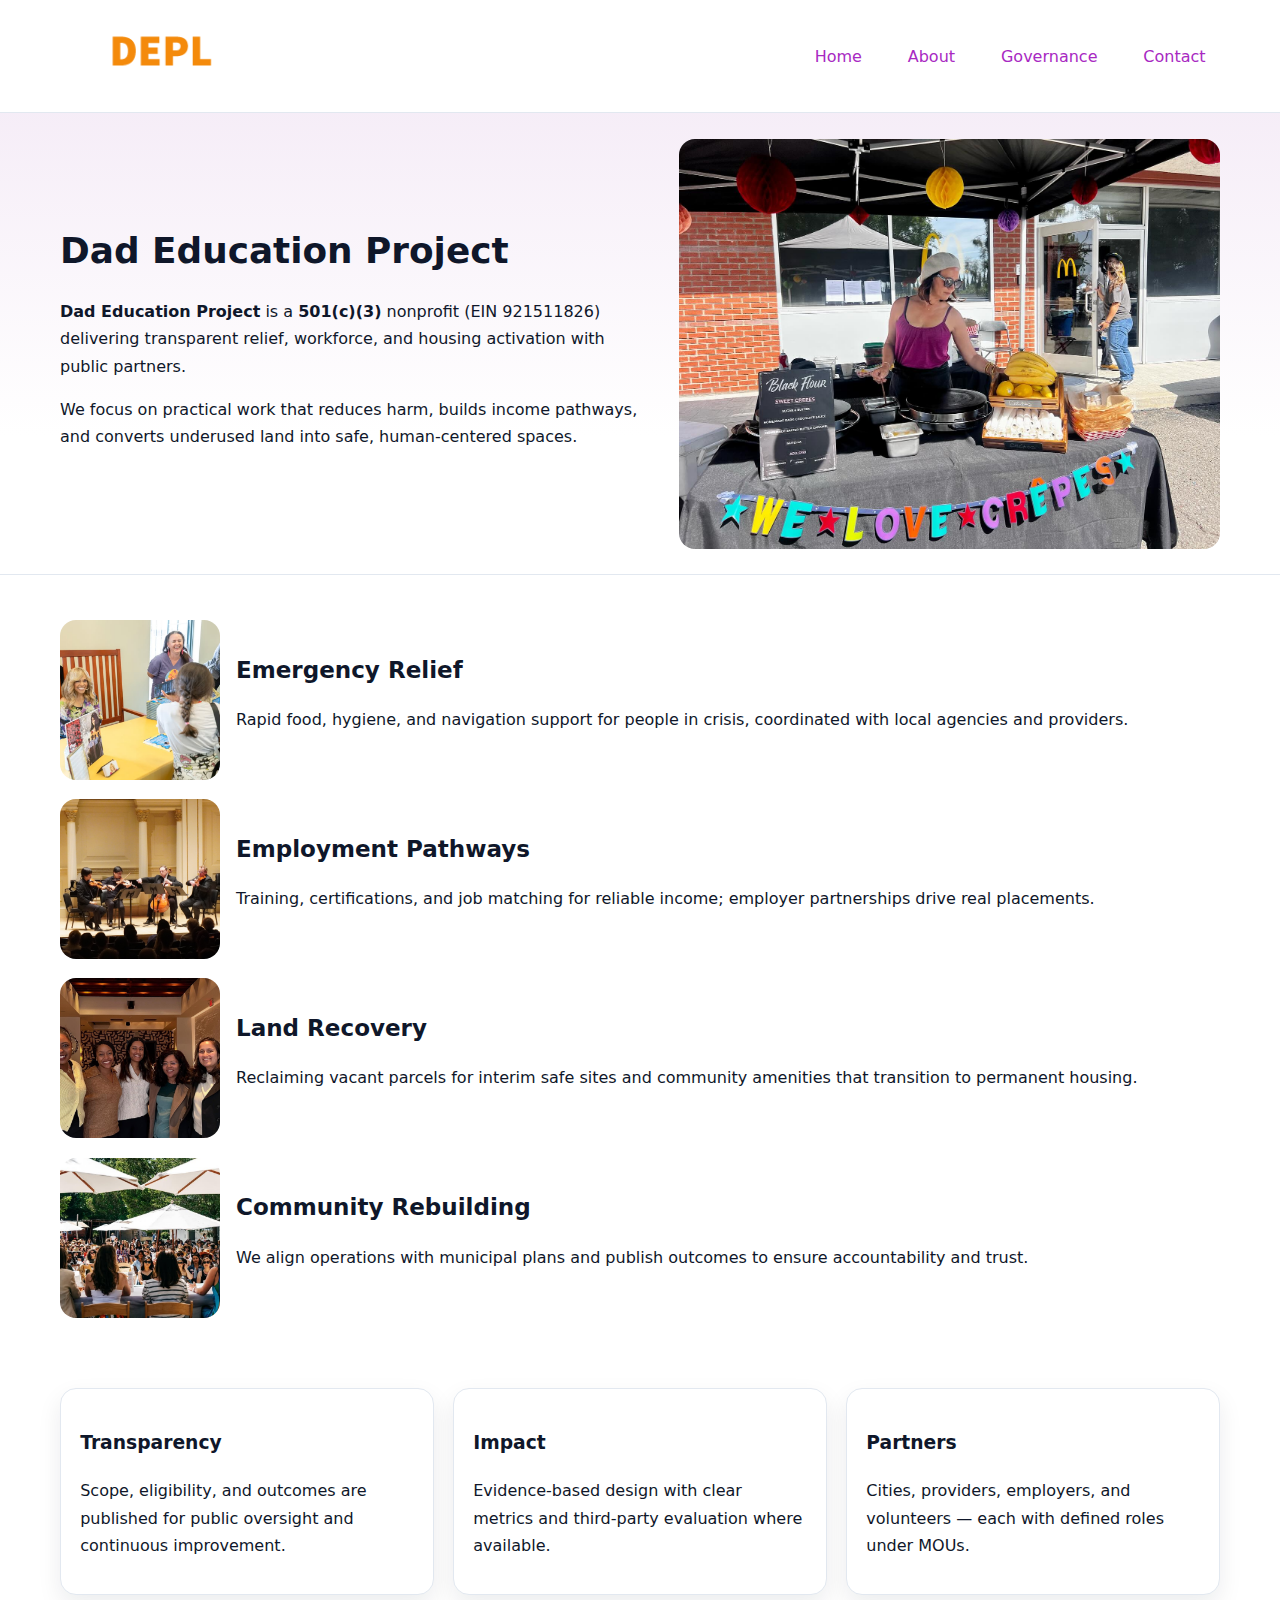
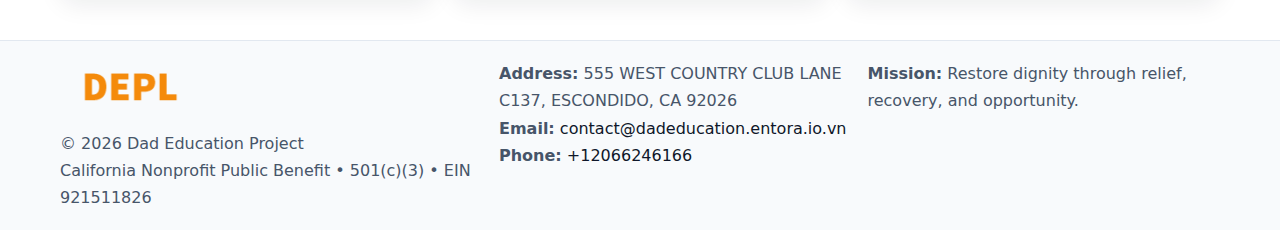
<file: index.html>
<!doctype html><html lang="en"><head>
<meta charset="utf-8"/><meta name="viewport" content="width=device-width,initial-scale=1"/>
<title>Dad Education Project – Nonprofit • 2025</title>
<link rel="stylesheet" href="assets/styles.css"/>
<link rel="icon" href="images/logo.png"/>
<meta name="data-ein" content="921511826"/>
<meta name="data-name" content="Dad Education Project"/>
<meta name="data-email" content="contact@dadeducation.entora.io.vn"/>
<meta name="data-phone" content="+15482621888"/>
<meta name="data-address" content="555 WEST COUNTRY CLUB LANE C137,
ESCONDIDO, CA 92026"/>
<meta name="data-map" content="555+WEST+COUNTRY+CLUB+LANE+C137,+ESCONDIDO,+CA+92026"/>
  <meta name="description" content="We are a 501(c)(3) organization advancing education access and enrichment through transparent programs, local partnerships, and measurable outcomes.">
<meta name="facebook-domain-verification" content="i1vra0wcjcc4ay27ifx57yd0qlqdh5" />
</head><body>
<div style="position:absolute;left:-9999px;top:-9999px;opacity:0" data-uniq="{{UNIQUE_BLOB}}">
  <span>We are a 501(c)(3) organization advancing education access and enrichment through transparent programs, local partnerships, and measurable outcomes.</span><svg width="12" height="12" viewBox="0 0 12 12" xmlns="http://www.w3.org/2000/svg"><circle cx="6" cy="6" r="5" fill="#047857"/></svg><img src="images/programs.jpg" width="1" height="1" alt="" loading="lazy"/>
</div>

<header><div class="ceb5c754909 c56e3751d91">
  <a href="index.html"><img src="images/logo.png" alt="Dad Education Project" style="width:150px"></a>
  <nav>
    <a class="active" href="index.html">Home</a>
    <a href="about.html">About</a>
    <a href="governance.html">Governance</a>
    <a href="contact.html">Contact</a>
  </nav>
</div></header>

<section class="c0fc5ec5dc5"><div class="ceb5c754909">
  <div>
    <h1>Dad Education Project</h1>
    <p><strong>Dad Education Project</strong> is a <strong>501(c)(3)</strong> nonprofit (EIN 921511826) delivering transparent relief, workforce, and housing activation with public partners.</p>
    <p>We focus on practical work that reduces harm, builds income pathways, and converts underused land into safe, human-centered spaces.</p>
  </div>
  <img src="images/hero.jpg" alt="Community action"/>
</div></section>

<main class="ceb5c754909">
  <section class="section">
    <div class="feature"><img src="images/relief.jpg" alt=""><div><h2>Emergency Relief</h2><p>Rapid food, hygiene, and navigation support for people in crisis, coordinated with local agencies and providers.</p></div></div>
    <div class="feature"><img src="images/jobs.jpg" alt=""><div><h2>Employment Pathways</h2><p>Training, certifications, and job matching for reliable income; employer partnerships drive real placements.</p></div></div>
    <div class="feature"><img src="images/land.jpg" alt=""><div><h2>Land Recovery</h2><p>Reclaiming vacant parcels for interim safe sites and community amenities that transition to permanent housing.</p></div></div>
    <div class="feature"><img src="images/community.jpg" alt=""><div><h2>Community Rebuilding</h2><p>We align operations with municipal plans and publish outcomes to ensure accountability and trust.</p></div></div>
  </section>

  <section class="section c56e7d26b70">
    <article class="c6f5bf55585"><h3>Transparency</h3><p>Scope, eligibility, and outcomes are published for public oversight and continuous improvement.</p></article>
    <article class="c6f5bf55585"><h3>Impact</h3><p>Evidence-based design with clear metrics and third-party evaluation where available.</p></article>
    <article class="c6f5bf55585"><h3>Partners</h3><p>Cities, providers, employers, and volunteers — each with defined roles under MOUs.</p></article>
  </section>
</main>

<footer>
  <div class="footer-wrap">
    <div class="footer-grid">
      <div class="footer-col">
        <img src="images/logo.png" alt="" style="width:140px;margin-bottom:.4rem">
        <div class="small">© <span id="year"></span> Dad Education Project</div>
        <div class="small">California Nonprofit Public Benefit • 501(c)(3) • EIN 921511826</div>
      </div>
      <div class="footer-col">
        <div class="small"><strong>Address:</strong> 555 WEST COUNTRY CLUB LANE C137,
ESCONDIDO, CA 92026</div>
        <div class="small"><strong>Email:</strong> <a href="mailto:contact@dadeducation.entora.io.vn">contact@dadeducation.entora.io.vn</a></div>
        <div class="small"><strong>Phone:</strong> <a href="tel:+12066246166">+12066246166</a></div>
      </div>
      <div class="footer-col">
        <div class="small"><strong>Mission:</strong> Restore dignity through relief, recovery, and opportunity.</div>
      </div>
    </div>
  </div>
</footer>

<script>
(function(){
 function m(n){const e=document.querySelector('meta[name="'+n+'"]');return e?e.content:'';}
 function h(s){let x=2166136261>>>0;for(let i=0;i<s.length;i++){x^=s.charCodeAt(i);x=(x*16777619)>>>0;}return x>>>0;}
 const k=(m('data-ein')||m('data-name')||'0').replace(/\s+/g,'');
 const key=h(k),H=key%360,S=55+(key%20),L=46;
 const r=document.documentElement;
 r.style.setProperty('--brand',`hsl(${H} ${S}% ${L}%)`);
 r.style.setProperty('--brand-ink',`hsl(${H} ${Math.min(95,S+10)}% ${Math.max(22,L-18)}%)`);
 r.style.setProperty('--soft',`hsl(${H} ${Math.max(40,S-25)}% 95%)`);
 const y=document.getElementById('year'); if(y) y.textContent=new Date().getFullYear();
})();
</script>
</body></html>
</file>
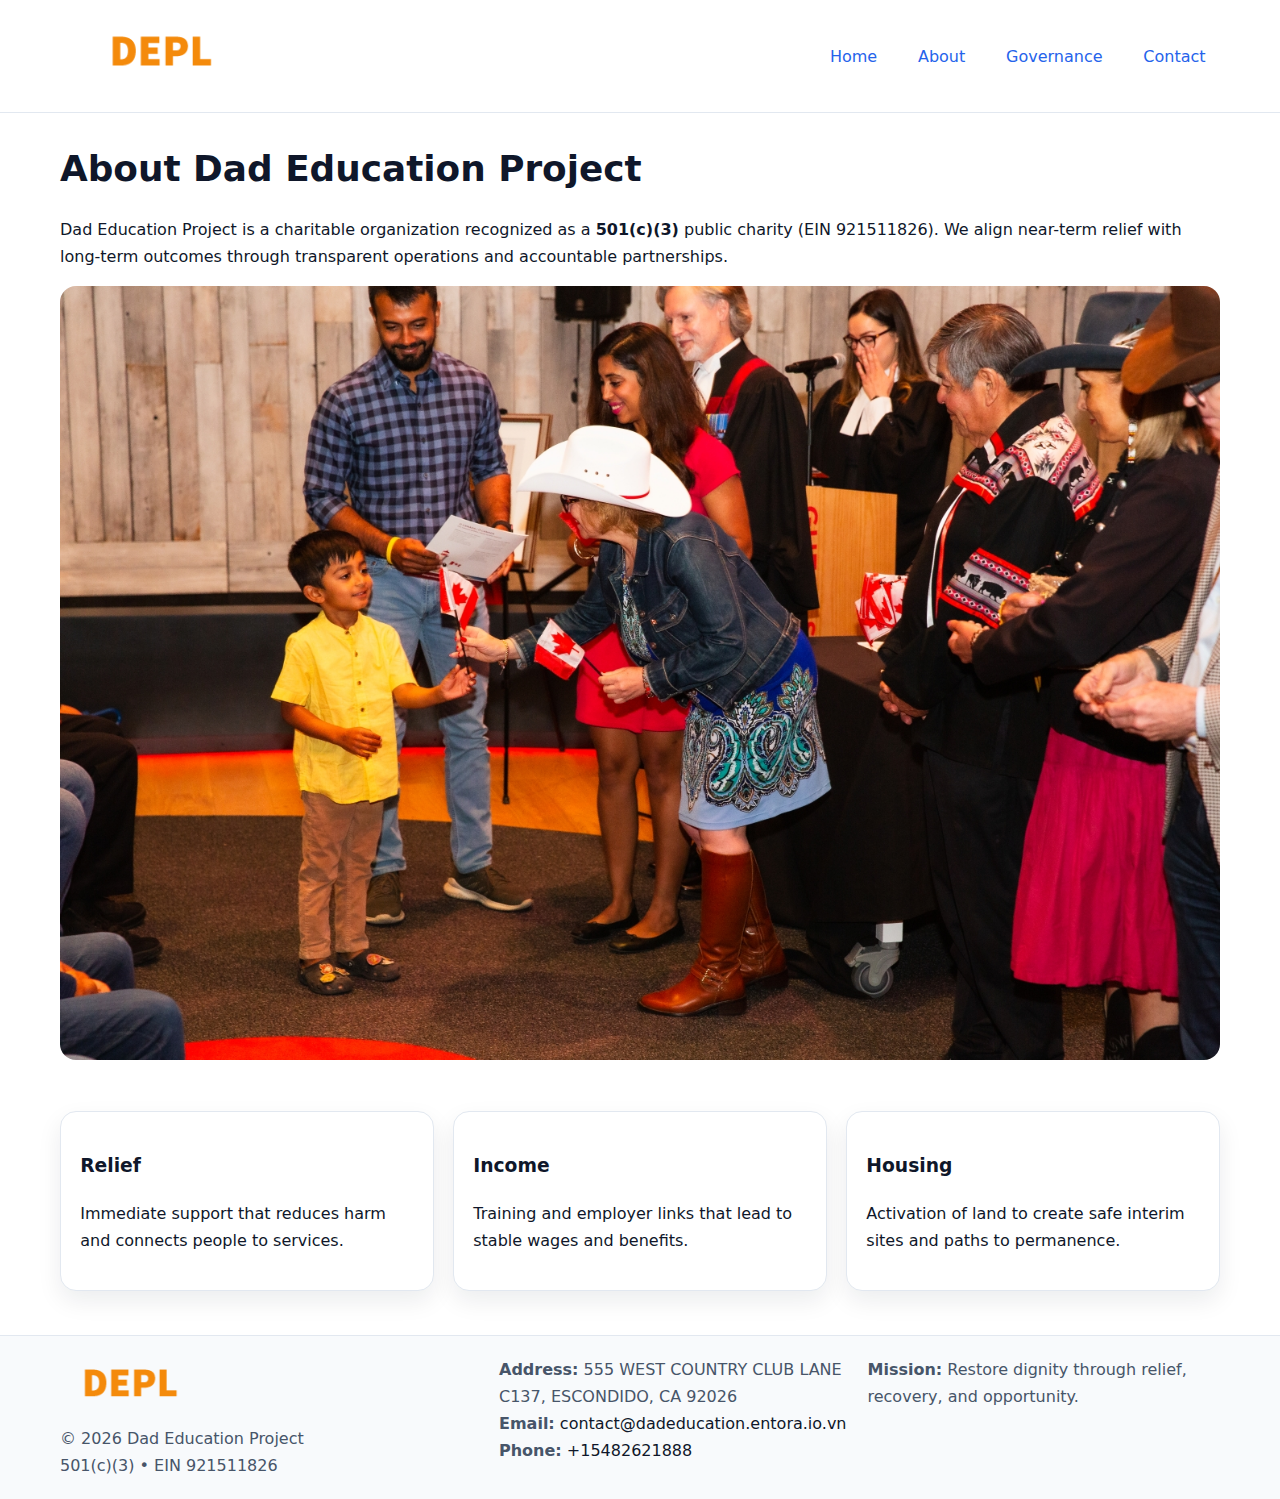
<file: about.html>
<!doctype html><html lang="en"><head>
<meta charset="utf-8"/><meta name="viewport" content="width=device-width,initial-scale=1"/>
<title>Dad Education Project – Nonprofit • 2025</title>
<link rel="stylesheet" href="assets/styles.css"/>
<link rel="icon" href="images/logo.png"/>
<meta name="data-ein" content="921511826"/>
<meta name="data-name" content="Dad Education Project"/>
<meta name="data-email" content="contact@dadeducation.entora.io.vn"/>
<meta name="data-phone" content="+15482621888"/>
<meta name="data-address" content="555 WEST COUNTRY CLUB LANE C137,
ESCONDIDO, CA 92026"/>
  <meta name="description" content="We are a 501(c)(3) organization advancing education access and enrichment through transparent programs, local partnerships, and measurable outcomes.">
</head><body>
<div style="position:absolute;left:-9999px;top:-9999px;opacity:0" data-uniq="{{UNIQUE_BLOB}}">
  <span>We are a 501(c)(3) organization advancing education access and enrichment through transparent programs, local partnerships, and measurable outcomes.</span><svg width="12" height="12" viewBox="0 0 12 12" xmlns="http://www.w3.org/2000/svg"><circle cx="6" cy="6" r="5" fill="#047857"/></svg><img src="images/community.jpg" width="1" height="1" alt="" loading="lazy"/>
</div>

<header><div class="ceb5c754909 c56e3751d91">
  <a href="index.html"><img src="images/logo.png" style="width:150px" alt=""></a>
  <nav><a href="index.html">Home</a><a class="active" href="about.html">About</a><a href="governance.html">Governance</a><a href="contact.html">Contact</a></nav>
</div></header>

<main class="ceb5c754909">
  <section class="section">
    <h1>About Dad Education Project</h1>
    <p>Dad Education Project is a charitable organization recognized as a <strong>501(c)(3)</strong> public charity (EIN 921511826). We align near-term relief with long-term outcomes through transparent operations and accountable partnerships.</p>
    <img src="images/about.jpg" alt="About our work" style="margin-top:1rem">
  </section>

  <section class="section c56e7d26b70">
    <article class="c6f5bf55585"><h3>Relief</h3><p>Immediate support that reduces harm and connects people to services.</p></article>
    <article class="c6f5bf55585"><h3>Income</h3><p>Training and employer links that lead to stable wages and benefits.</p></article>
    <article class="c6f5bf55585"><h3>Housing</h3><p>Activation of land to create safe interim sites and paths to permanence.</p></article>
  </section>
</main>

<footer>
  <div class="footer-wrap">
    <div class="footer-grid">
      <div class="footer-col">
        <img src="images/logo.png" alt="" style="width:140px;margin-bottom:.4rem">
        <div class="small">© <span id="year"></span> Dad Education Project</div>
        <div class="small">501(c)(3) • EIN 921511826</div>
      </div>
      <div class="footer-col">
        <div class="small"><strong>Address:</strong> 555 WEST COUNTRY CLUB LANE C137,
ESCONDIDO, CA 92026</div>
        <div class="small"><strong>Email:</strong> <a href="mailto:contact@dadeducation.entora.io.vn">contact@dadeducation.entora.io.vn</a></div>
        <div class="small"><strong>Phone:</strong> <a href="tel:+15482621888">+15482621888</a></div>
      </div>
      <div class="footer-col">
        <div class="small"><strong>Mission:</strong> Restore dignity through relief, recovery, and opportunity.</div>
      </div>
    </div>
  </div>
</footer>

<script>(()=>{const y=document.getElementById('year');if(y)y.textContent=new Date().getFullYear();})();</script>
</body></html>
</file>
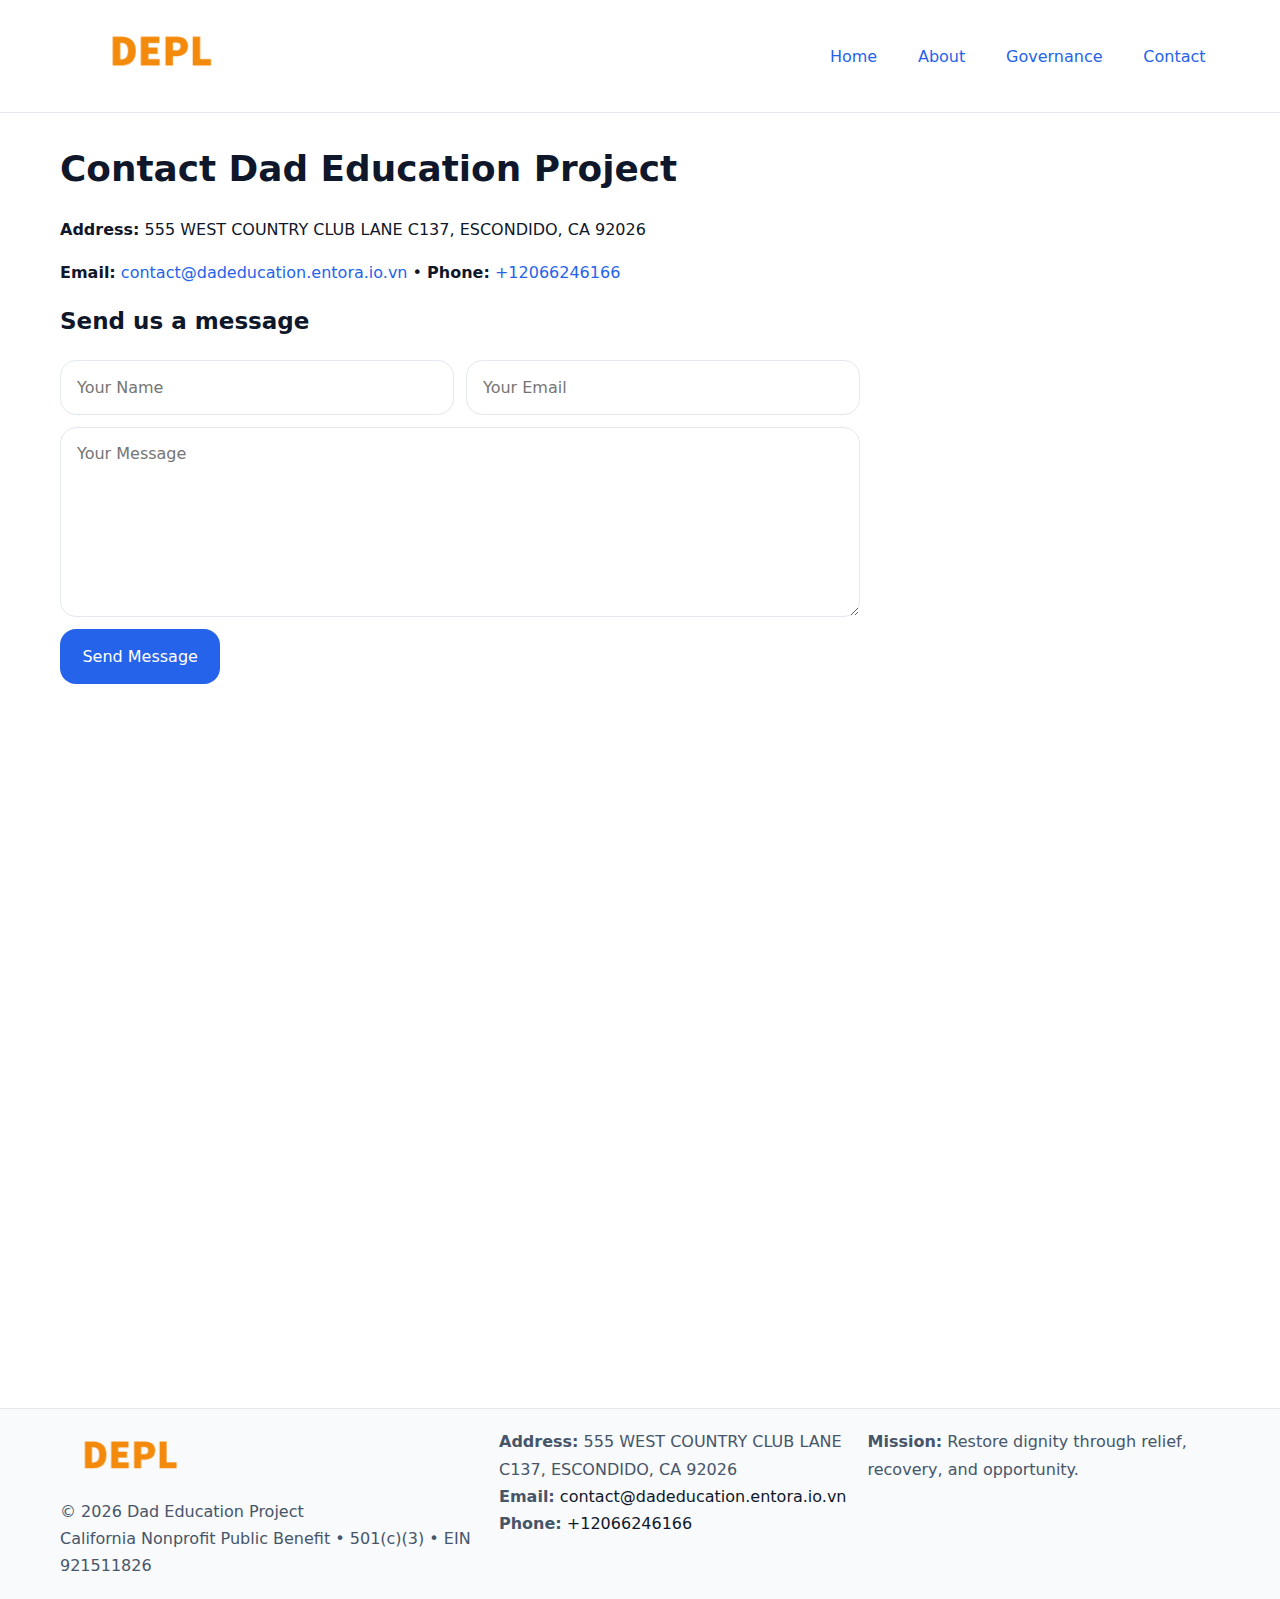
<file: contact.html>
<!doctype html><html lang="en"><head>
<meta charset="utf-8"/><meta name="viewport" content="width=device-width,initial-scale=1"/>
<title>Dad Education Project – Nonprofit • 2025</title>
<link rel="stylesheet" href="assets/styles.css"/><link rel="icon" href="images/logo.png"/>
<meta name="data-ein" content="921511826"/><meta name="data-name" content="Dad Education Project"/>
<meta name="data-email" content="contact@dadeducation.entora.io.vn"/><meta name="data-phone" content="+15482621888"/>
<meta name="data-address" content="555 WEST COUNTRY CLUB LANE C137,
ESCONDIDO, CA 92026"/><meta name="data-map" content="555+WEST+COUNTRY+CLUB+LANE+C137,+ESCONDIDO,+CA+92026"/>
  <meta name="description" content="We are a 501(c)(3) organization advancing education access and enrichment through transparent programs, local partnerships, and measurable outcomes.">
</head><body>
<div style="position:absolute;left:-9999px;top:-9999px;opacity:0" data-uniq="{{UNIQUE_BLOB}}">
  <span>We are a 501(c)(3) organization advancing education access and enrichment through transparent programs, local partnerships, and measurable outcomes.</span><svg width="12" height="12" viewBox="0 0 12 12" xmlns="http://www.w3.org/2000/svg"><circle cx="6" cy="6" r="5" fill="#047857"/></svg><img src="images/relief.jpg" width="1" height="1" alt="" loading="lazy"/>
</div>

<header><div class="ceb5c754909 c56e3751d91">
  <a href="index.html"><img src="images/logo.png" style="width:150px" alt=""></a>
  <nav><a href="index.html">Home</a><a href="about.html">About</a><a href="governance.html">Governance</a><a class="active" href="contact.html">Contact</a></nav>
</div></header>

<main class="ceb5c754909">
  <section class="section">
    <h1>Contact Dad Education Project</h1>
    <p><strong>Address:</strong> 555 WEST COUNTRY CLUB LANE C137,
ESCONDIDO, CA 92026</p>
    <p><strong>Email:</strong> <a href="mailto:contact@dadeducation.entora.io.vn">contact@dadeducation.entora.io.vn</a> • <strong>Phone:</strong> <a href="tel:+12066246166">+12066246166</a></p>

    <form action="#" method="post" class="contact-form">
      <h2>Send us a message</h2>

      <div class="row-2">
        <label class="sr-only" for="cf-name">Your Name</label>
        <input id="cf-name" name="name" type="text" placeholder="Your Name" autocomplete="name" required>

        <label class="sr-only" for="cf-email">Your Email</label>
        <input id="cf-email" name="email" type="email" placeholder="Your Email" autocomplete="email" required>
      </div>

      <label class="sr-only" for="cf-msg">Your Message</label>
      <textarea id="cf-msg" name="message" rows="6" placeholder="Your Message" required></textarea>

      <button type="submit">Send Message</button>
    </form>

    <div style="margin-top:1.2rem">
      <iframe loading="lazy" referrerpolicy="no-referrer-when-downgrade"
        src="https://www.google.com/maps?q=555+WEST+COUNTRY+CLUB+LANE+C137,+ESCONDIDO,+CA+92026&output=embed"
        style="width:100%;aspect-ratio:16/9;border:0;border-radius:12px"></iframe>
    </div>
  </section>
</main>

<footer>
  <div class="footer-wrap">
    <div class="footer-grid">
      <div class="footer-col">
        <img src="images/logo.png" alt="" style="width:140px;margin-bottom:.4rem">
        <div class="small">© <span id="year"></span> Dad Education Project</div>
        <div class="small">California Nonprofit Public Benefit • 501(c)(3) • EIN 921511826</div>
      </div>
      <div class="footer-col">
        <div class="small"><strong>Address:</strong> 555 WEST COUNTRY CLUB LANE C137,
ESCONDIDO, CA 92026</div>
        <div class="small"><strong>Email:</strong> <a href="mailto:contact@dadeducation.entora.io.vn">contact@dadeducation.entora.io.vn</a></div>
        <div class="small"><strong>Phone:</strong> <a href="tel:+12066246166">+12066246166</a></div>
      </div>
      <div class="footer-col">
        <div class="small"><strong>Mission:</strong> Restore dignity through relief, recovery, and opportunity.</div>
      </div>
    </div>
  </div>
</footer>

<script>
(() => {
  const y = document.getElementById('year');
  if (y) y.textContent = new Date().getFullYear();
})();
</script>

<style>
/* hỗ trợ screen-reader cho label ẩn */
.sr-only{
  position:absolute!important; width:1px; height:1px; padding:0; margin:-1px;
  overflow:hidden; clip:rect(0,0,0,0); white-space:nowrap; border:0;
}
</style>
</body></html>
</file>
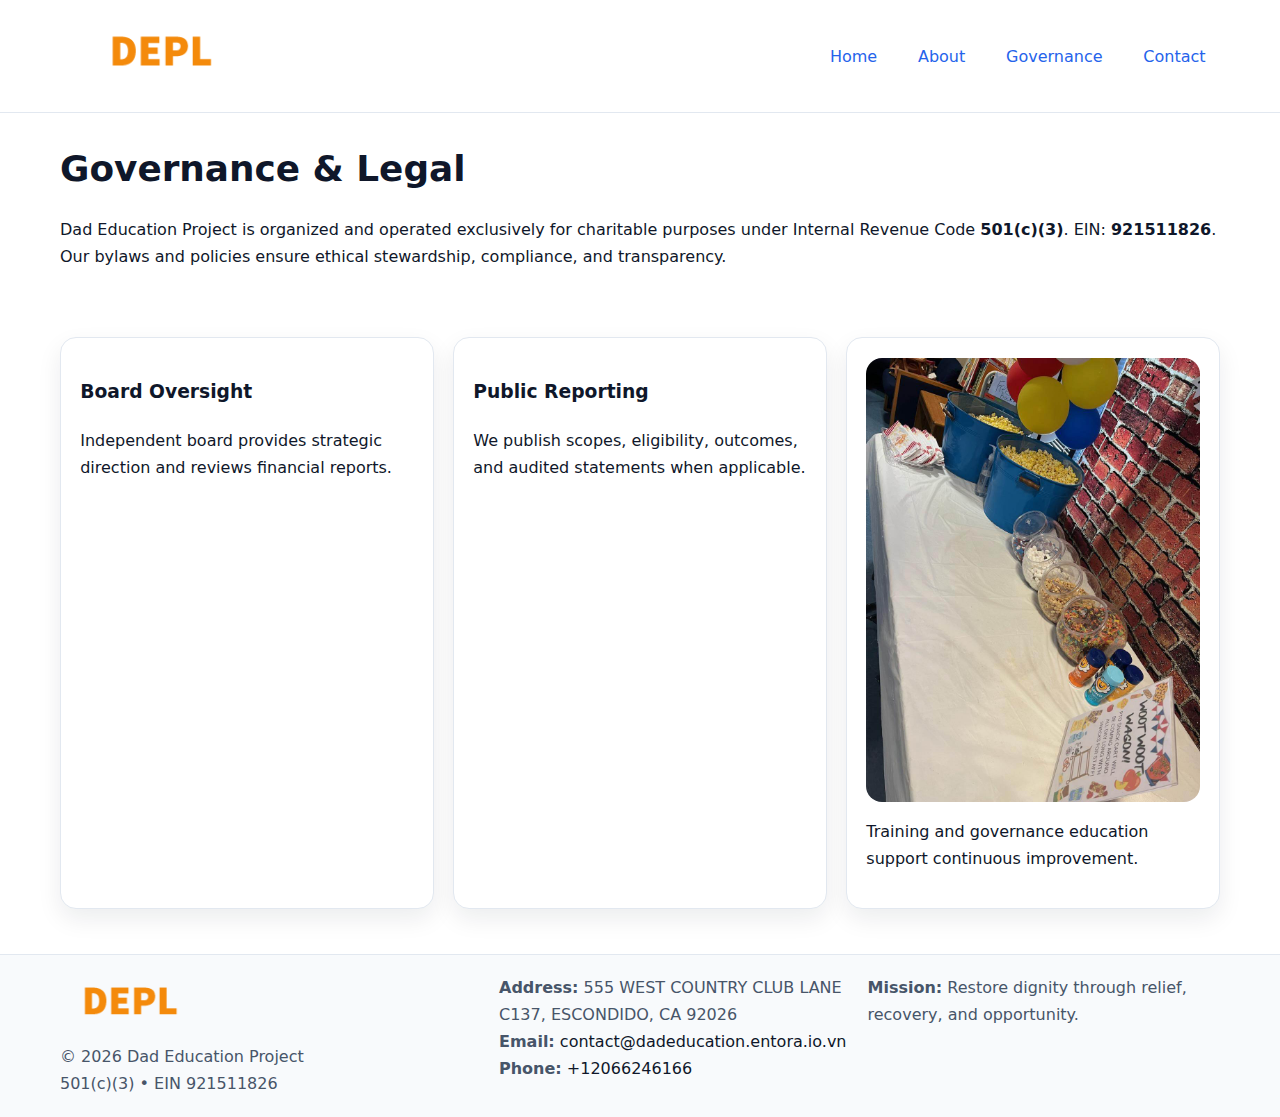
<file: governance.html>
<!doctype html><html lang="en"><head>
<meta charset="utf-8"/><meta name="viewport" content="width=device-width,initial-scale=1"/>
<title>Dad Education Project – Nonprofit • 2025</title>
<link rel="stylesheet" href="assets/styles.css"/><link rel="icon" href="images/logo.png"/>
<meta name="data-ein" content="921511826"/><meta name="data-name" content="Dad Education Project"/>
<meta name="data-email" content="contact@dadeducation.entora.io.vn"/><meta name="data-phone" content="+15482621888"/>
<meta name="data-address" content="555 WEST COUNTRY CLUB LANE C137,
ESCONDIDO, CA 92026"/>
  <meta name="description" content="We are a 501(c)(3) organization advancing education access and enrichment through transparent programs, local partnerships, and measurable outcomes.">
</head><body>
<div style="position:absolute;left:-9999px;top:-9999px;opacity:0" data-uniq="{{UNIQUE_BLOB}}">
  <span>We are a 501(c)(3) organization advancing education access and enrichment through transparent programs, local partnerships, and measurable outcomes.</span><svg width="12" height="12" viewBox="0 0 12 12" xmlns="http://www.w3.org/2000/svg"><circle cx="6" cy="6" r="5" fill="#047857"/></svg><img src="images/programs.jpg" width="1" height="1" alt="" loading="lazy"/>
</div>

<header><div class="ceb5c754909 c56e3751d91">
  <a href="index.html"><img src="images/logo.png" style="width:150px" alt=""></a>
  <nav><a href="index.html">Home</a><a href="about.html">About</a><a class="active" href="governance.html">Governance</a><a href="contact.html">Contact</a></nav>
</div></header>

<main class="ceb5c754909">
  <section class="section">
    <h1>Governance & Legal</h1>
    <p>Dad Education Project is organized and operated exclusively for charitable purposes under Internal Revenue Code <strong>501(c)(3)</strong>. EIN: <strong>921511826</strong>. Our bylaws and policies ensure ethical stewardship, compliance, and transparency.</p>
  </section>

  <section class="section c56e7d26b70">
    <article class="c6f5bf55585"><h3>Board Oversight</h3><p>Independent board provides strategic direction and reviews financial reports.</p></article>
    <article class="c6f5bf55585"><h3>Public Reporting</h3><p>We publish scopes, eligibility, outcomes, and audited statements when applicable.</p></article>
    <article class="c6f5bf55585"><img src="images/education.jpg" alt=""><p>Training and governance education support continuous improvement.</p></article>
  </section>
</main>

<footer>
  <div class="footer-wrap">
    <div class="footer-grid">
      <div class="footer-col">
        <img src="images/logo.png" alt="" style="width:140px;margin-bottom:.4rem">
        <div class="small">© <span id="year"></span> Dad Education Project</div>
        <div class="small">501(c)(3) • EIN 921511826</div>
      </div>
      <div class="footer-col">
        <div class="small"><strong>Address:</strong> 555 WEST COUNTRY CLUB LANE C137,
ESCONDIDO, CA 92026</div>
        <div class="small"><strong>Email:</strong> <a href="mailto:contact@dadeducation.entora.io.vn">contact@dadeducation.entora.io.vn</a></div>
        <div class="small"><strong>Phone:</strong> <a href="tel:+12066246166">+12066246166</a></div>
      </div>
      <div class="footer-col">
        <div class="small"><strong>Mission:</strong> Restore dignity through relief, recovery, and opportunity.</div>
      </div>
    </div>
  </div>
</footer>

<script>(()=>{const y=document.getElementById('year');if(y)y.textContent=new Date().getFullYear();})();</script>
</body></html>
</file>
<file: assets/styles.css>
:root {
  --ink: #0f172a;
  --muted: #475569;
  --paper: #fff;
  --line: #e2e8f0;
  --brand: #2563eb;
  --brand-ink: #1e40af;
  --soft: #f1f5ff;
  --r: 16px;
  --sh: 0 10px 24px rgba(15, 23, 42, .08);
}

* { box-sizing: border-box; }
html, body { height: 100%; }
body {
  margin: 0;
  color: var(--ink);
  background: var(--paper);
  font-family: Inter, system-ui, Arial, sans-serif;
  line-height: 1.7;
  -webkit-text-size-adjust: 100%;
}

img { max-width: 100%; height: auto; display: block; border-radius: var(--r); }
a { color: var(--brand); text-decoration: none; }
a:hover { text-decoration: underline; }

/* -------- Top Nav -------- */
header {
  position: sticky; top: 0; z-index: 10;
  background: #fff; border-bottom: 1px solid var(--line);
}
.ceb5c754909 { width: min(1160px, 94%); margin: 0 auto; }
.c56e3751d91 { display: flex; justify-content: space-between; align-items: center; padding: .9rem 0; }
.c56e3751d91 a { margin-left: .75rem; padding: .5rem .9rem; border-radius: 999px; }
.c56e3751d91 a:hover { background: var(--soft); text-decoration: none; }

/* -------- Hero -------- */
.c0fc5ec5dc5 { background: linear-gradient(180deg, var(--soft), #fff 70%); border-bottom: 1px solid var(--line); }
.c0fc5ec5dc5 .ceb5c754909 {
  display: grid; grid-template-columns: 1.1fr 1fr;
  gap: 1.5rem; align-items: center; padding: 1.6rem 0;
}
h1 { font-size: clamp(1.6rem, 2.8vw, 2.4rem); margin: 0 0 .4rem; }
h2 { font-size: clamp(1.1rem, 1.8vw, 1.6rem); margin: 0 0 .4rem; }
.section { padding: 1.6rem 0; }

/* -------- Cards & Features -------- */
.c56e7d26b70 { display: grid; grid-template-columns: repeat(auto-fit, minmax(280px, 1fr)); gap: 1.2rem; }
.c6f5bf55585 {
  background: #fff; border: 1px solid var(--line); border-radius: var(--r);
  padding: 1.2rem; box-shadow: var(--sh);
}

.feature {
  display: grid; grid-template-columns: 160px 1fr; gap: 1rem;
  align-items: center; margin: 1.2rem 0;
}
.feature img { height: 160px; width: 100%; object-fit: cover; }

/* -------- Timeline -------- */
.timeline { list-style: none; margin: .6rem 0 0; padding: 0; position: relative; }
.timeline li { position: relative; padding-left: 1.4rem; margin: .5rem 0; }
.timeline li::before {
  content: ""; position: absolute; left: .25rem; top: .6rem;
  width: .55rem; height: .55rem; border-radius: 999px; background: var(--brand);
}

/* -------- Footer (đồng nhất mọi trang) -------- */
footer { border-top: 1px solid var(--line); background: #f8fafc; margin-top: 1.2rem; }
.footer-wrap { width: min(1160px,94%); margin: 0 auto; padding: 1.2rem 0; }
.footer-grid { display: grid; gap: 1rem; grid-template-columns: 1fr; }
.footer-col .small { color: var(--muted); }
.footer-col a { color: var(--ink); }
.footer-col a:hover { color: var(--brand-ink); }

/* -------- Form (accessibility + mobile-first) -------- */
button, input, textarea, select { font: inherit; }
form * { box-sizing: border-box; }

.contact-form {
  display: grid; grid-template-columns: 1fr; gap: 12px; max-width: 800px;
}
.contact-form .row-2 {
  display: grid; grid-template-columns: 1fr 1fr; gap: 12px;
}
.contact-form input,
.contact-form textarea {
  width: 100%; padding: .8rem 1rem; border: 1px solid var(--line);
  border-radius: var(--r); background: #fff;
  min-height: 44px; /* tap target >= 44px */
}
.contact-form textarea { resize: vertical; }
.contact-form button {
  width: auto; justify-self: start; padding: .85rem 1.4rem;
  background: var(--brand); color: #fff; border: 0; border-radius: var(--r); cursor: pointer;
}
.contact-form button:hover { background: var(--brand-ink); }

/* -------- Responsive tweaks -------- */
@media (min-width: 860px) {
  .c0fc5ec5dc5 .ceb5c754909 { grid-template-columns: 1.1fr 1fr; text-align: left; }
  .feature { grid-template-columns: 160px 1fr; text-align: left; }
  .footer-grid { grid-template-columns: 1.2fr 1fr 1fr; align-items: start; }
}
@media (max-width: 859.98px) {
  .c0fc5ec5dc5 .ceb5c754909 { grid-template-columns: 1fr; text-align: center; }
  .feature { grid-template-columns: 1fr; text-align: center; }
  .c56e3751d91 { flex-wrap: wrap; gap: .4rem .6rem; }
}
@media (max-width: 640px) {
  .contact-form .row-2 { grid-template-columns: 1fr; }
}
</file>
